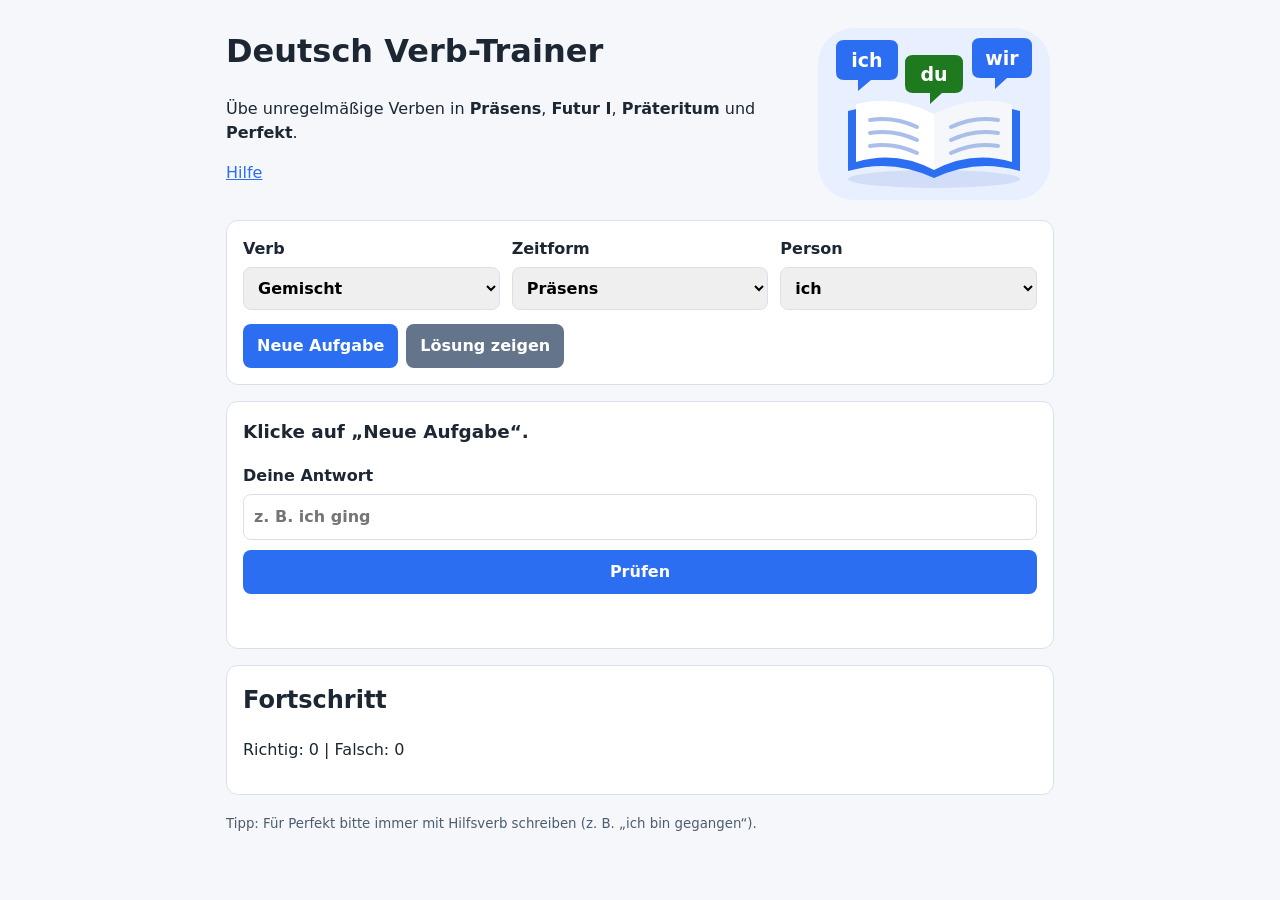
<file: index.html>
<!doctype html>
<html lang="de">
  <head>
    <meta charset="UTF-8" />
    <meta name="viewport" content="width=device-width, initial-scale=1.0" />
    <title>Deutsch Verb-Trainer</title>
    <link rel="stylesheet" href="styles.css" />
  </head>
  <body>
    <main class="app">
      <header class="app-header">
        <div>
          <h1>Deutsch Verb-Trainer</h1>
          <p>
            Übe unregelmäßige Verben in <strong>Präsens</strong>,
            <strong>Futur I</strong>, <strong>Präteritum</strong> und
            <strong>Perfekt</strong>.
          </p>
          <p><a href="help.html">Hilfe</a></p>
        </div>
        <img
          class="header-picture"
          src="verb-trainer.svg"
          alt="Ein aufgeschlagenes Buch mit Sprechblasen für ich, du und wir."
          width="240"
          height="180"
        />
      </header>

      <section class="controls card" aria-label="Einstellungen">
        <div class="grid">
          <label>
            Verb
            <select id="verbSelect"></select>
          </label>

          <label>
            Zeitform
            <select id="tenseSelect">
              <option value="praesens">Präsens</option>
              <option value="futur">Futur I</option>
              <option value="praeteritum">Präteritum</option>
              <option value="perfekt">Perfekt</option>
              <option value="mixed">Gemischt</option>
            </select>
          </label>

          <label>
            Person
            <select id="personSelect">
              <option value="ich">ich</option>
              <option value="du">du</option>
              <option value="er/sie/es">er / sie / es</option>
              <option value="wir">wir</option>
              <option value="ihr">ihr</option>
              <option value="sie/Sie">sie / Sie</option>
              <option value="mixed">Gemischt</option>
            </select>
          </label>
        </div>

        <div class="actions">
          <button id="nextBtn" type="button">Neue Aufgabe</button>
          <button id="showBtn" type="button" class="secondary">Lösung zeigen</button>
        </div>
      </section>

      <section class="quiz card" aria-live="polite">
        <p class="prompt" id="promptText">Klicke auf „Neue Aufgabe“.</p>
        <form id="answerForm" autocomplete="off">
          <label>
            Deine Antwort
            <input id="answerInput" type="text" placeholder="z. B. ich ging" />
          </label>
          <button type="submit">Prüfen</button>
        </form>

        <p id="feedback" class="feedback"></p>
      </section>

      <section class="progress card" aria-label="Fortschritt">
        <h2>Fortschritt</h2>
        <p id="scoreText">Richtig: 0 | Falsch: 0</p>
      </section>

      <footer>
        <small>
          Tipp: Für Perfekt bitte immer mit Hilfsverb schreiben (z. B.
          „ich bin gegangen“).
        </small>
      </footer>
    </main>

    <script src="script.js"></script>
  </body>
</html>
</file>
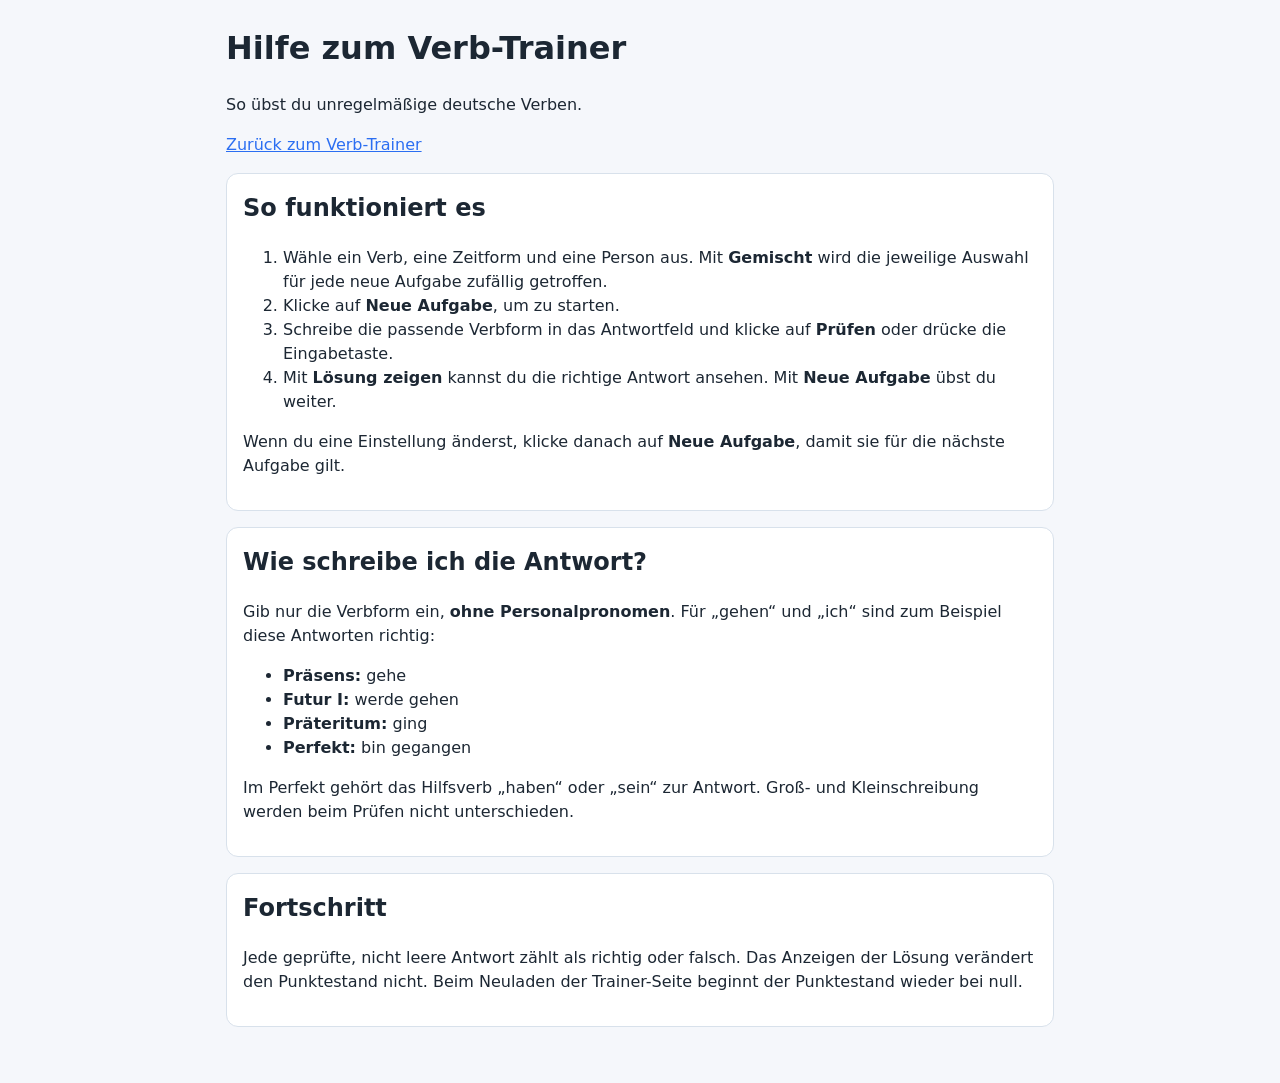
<file: help.html>
<!doctype html>
<html lang="de">
  <head>
    <meta charset="UTF-8" />
    <meta name="viewport" content="width=device-width, initial-scale=1.0" />
    <title>Hilfe – Deutsch Verb-Trainer</title>
    <link rel="stylesheet" href="styles.css" />
  </head>
  <body>
    <main class="app">
      <header>
        <h1>Hilfe zum Verb-Trainer</h1>
        <p>So übst du unregelmäßige deutsche Verben.</p>
        <p><a href="index.html">Zurück zum Verb-Trainer</a></p>
      </header>

      <section class="card" aria-labelledby="steps-heading">
        <h2 id="steps-heading">So funktioniert es</h2>
        <ol>
          <li>
            Wähle ein Verb, eine Zeitform und eine Person aus. Mit
            <strong>Gemischt</strong> wird die jeweilige Auswahl für jede neue
            Aufgabe zufällig getroffen.
          </li>
          <li>Klicke auf <strong>Neue Aufgabe</strong>, um zu starten.</li>
          <li>
            Schreibe die passende Verbform in das Antwortfeld und klicke auf
            <strong>Prüfen</strong> oder drücke die Eingabetaste.
          </li>
          <li>
            Mit <strong>Lösung zeigen</strong> kannst du die richtige Antwort
            ansehen. Mit <strong>Neue Aufgabe</strong> übst du weiter.
          </li>
        </ol>
        <p>
          Wenn du eine Einstellung änderst, klicke danach auf
          <strong>Neue Aufgabe</strong>, damit sie für die nächste Aufgabe gilt.
        </p>
      </section>

      <section class="card" aria-labelledby="answers-heading">
        <h2 id="answers-heading">Wie schreibe ich die Antwort?</h2>
        <p>
          Gib nur die Verbform ein, <strong>ohne Personalpronomen</strong>.
          Für „gehen“ und „ich“ sind zum Beispiel diese Antworten richtig:
        </p>
        <ul>
          <li><strong>Präsens:</strong> gehe</li>
          <li><strong>Futur I:</strong> werde gehen</li>
          <li><strong>Präteritum:</strong> ging</li>
          <li><strong>Perfekt:</strong> bin gegangen</li>
        </ul>
        <p>
          Im Perfekt gehört das Hilfsverb „haben“ oder „sein“ zur Antwort.
          Groß- und Kleinschreibung werden beim Prüfen nicht unterschieden.
        </p>
      </section>

      <section class="card" aria-labelledby="progress-heading">
        <h2 id="progress-heading">Fortschritt</h2>
        <p>
          Jede geprüfte, nicht leere Antwort zählt als richtig oder falsch.
          Das Anzeigen der Lösung verändert den Punktestand nicht.
          Beim Neuladen der Trainer-Seite beginnt der Punktestand wieder bei null.
        </p>
      </section>
    </main>
  </body>
</html>
</file>
<file: styles.css>
:root {
  color-scheme: light;
  --bg: #f5f7fb;
  --card: #ffffff;
  --text: #1c2733;
  --muted: #4c5d70;
  --primary: #2b6ef2;
  --primary-hover: #1f5bd0;
  --ok: #1f7a1f;
  --error: #b42318;
  --border: #d8e1eb;
}

* {
  box-sizing: border-box;
}

body {
  margin: 0;
  font-family: Inter, system-ui, -apple-system, Segoe UI, Roboto, Arial, sans-serif;
  background: var(--bg);
  color: var(--text);
  line-height: 1.5;
}

.app {
  max-width: 860px;
  margin: 0 auto;
  padding: 24px 16px 40px;
}

h1,
h2,
p {
  margin-top: 0;
}

a {
  color: var(--primary);
}

a:hover,
a:focus-visible {
  color: var(--primary-hover);
}

.app-header {
  display: flex;
  align-items: center;
  gap: 24px;
}

.app-header > div {
  flex: 1;
}

.header-picture {
  display: block;
  width: 240px;
  max-width: 100%;
  height: auto;
  flex-shrink: 0;
}

@media (max-width: 600px) {
  .app-header {
    flex-direction: column;
    gap: 0;
  }
}

.card {
  background: var(--card);
  border: 1px solid var(--border);
  border-radius: 12px;
  padding: 16px;
  margin: 16px 0;
}

.grid {
  display: grid;
  grid-template-columns: repeat(auto-fit, minmax(180px, 1fr));
  gap: 12px;
}

label {
  display: grid;
  gap: 6px;
  font-weight: 600;
}

select,
input,
button {
  font: inherit;
}

select,
input {
  width: 100%;
  border: 1px solid var(--border);
  border-radius: 8px;
  padding: 10px;
}

.actions {
  display: flex;
  flex-wrap: wrap;
  gap: 8px;
  margin-top: 14px;
}

button {
  border: 0;
  border-radius: 8px;
  padding: 10px 14px;
  cursor: pointer;
  background: var(--primary);
  color: #fff;
  font-weight: 600;
}

button:hover {
  background: var(--primary-hover);
}

button.secondary {
  background: #64748b;
}

.prompt {
  font-size: 1.15rem;
  font-weight: 700;
}

#answerForm {
  display: grid;
  gap: 10px;
}

.feedback {
  min-height: 1.4em;
  font-weight: 700;
}

.feedback.ok {
  color: var(--ok);
}

.feedback.error {
  color: var(--error);
}

footer {
  color: var(--muted);
  margin-top: 10px;
}
</file>
